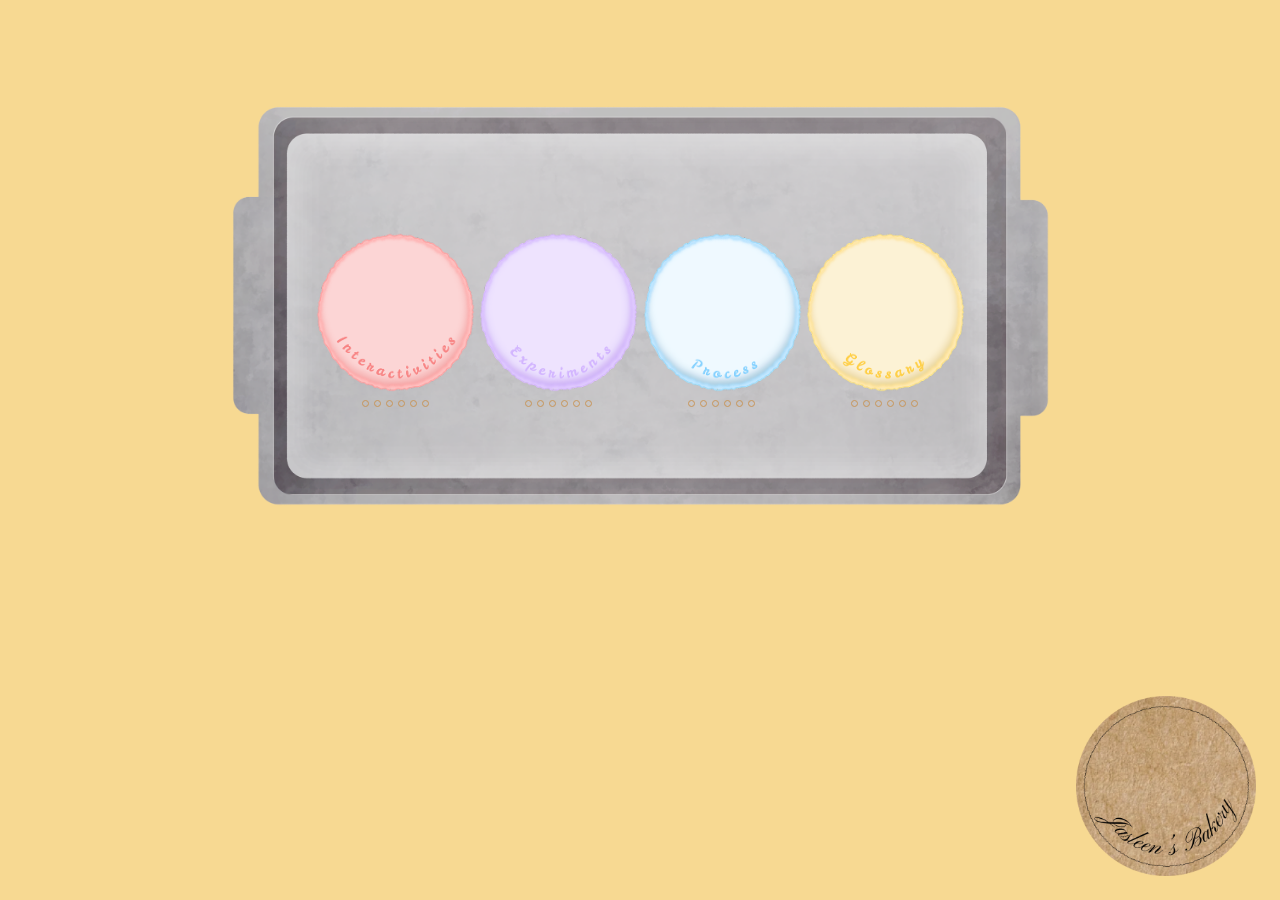
<file: index.html>
<!DOCTYPE html>
<html lang="en">
<head>
  <meta charset="UTF-8" />
  <meta name="viewport" content="width=device-width, initial-scale=1.0"/>
  <title>Jasleen's Bakery — Home</title>
  <link rel="stylesheet" href="style.css">
  <link rel="icon" type="image/png" href="images/content/logo.png">
</head>
<body>
    

  <div id="transition-veil"></div>

  <header>
   
    
  </header>

  <section class="tray-section">
    <div class="tray-wrapper">
      <img src="images/macaroons/tray.png" alt="baking tray" class="tray-img">
      <div class="macaroon-grid">

        <div class="macaroon-item" data-id="pink" data-page="interactivities.html">
          <img src="images/macaroons/pink0.png" alt="Interactivities macaroon" class="macaroon-img" id="pink">
          <div class="progress-dots">
            <span id="pink-d0"></span>
            <span id="pink-d1"></span>
            <span id="pink-d2"></span>
            <span id="pink-d3"></span>
            <span id="pink-d4"></span>
            <span id="pink-d5"></span>
          </div>
          <p class="macaroon-label"></p>
        </div>

        <div class="macaroon-item" data-id="purple" data-page="experiments.html">
          <img src="images/macaroons/purple0.png" alt="Experiments macaroon" class="macaroon-img" id="purple">
          <div class="progress-dots">
            <span id="purple-d0"></span>
            <span id="purple-d1"></span>
            <span id="purple-d2"></span>
            <span id="purple-d3"></span>
            <span id="purple-d4"></span>
            <span id="purple-d55"></span>
          </div>
          <p class="macaroon-label"></p>
        </div>

        <div class="macaroon-item" data-id="blue" data-page="process.html">
          <img src="images/macaroons/blue0.png" alt="Process macaroon" class="macaroon-img" id="blue">
          <div class="progress-dots">
            <span id="blue-d0"></span>
            <span id="blue-d1"></span>
            <span id="blue-d2"></span>
            <span id="blue-d3"></span>
            <span id="blue-d4"></span>
            <span id="blue-d5"></span>
          </div>
          <p class="macaroon-label"></p>
        </div>

        <div class="macaroon-item" data-id="yellow" data-page="glossary.html">
          <img src="images/macaroons/yellow0.png" alt="Glossary macaroon" class="macaroon-img" id="yellow">
          <div class="progress-dots">
            <span id="yellow-d0"></span>
            <span id="yellow-d1"></span>
            <span id="yellow-d2"></span>
            <span id="yellow-d3"></span>
            <span id="yellow-d4"></span>
            <span id="yellow-d5"></span>
          </div>
          <p class="macaroon-label"></p>
        </div>

      </div>
    </div>
  </section>

  <main>
    <img src="images/content/logo.png" alt="Jasleen's Bakery" class="logo-stamp">
  </main>


  <audio id="munch-audio" preload="auto">
    <source src="audio/munch.mp3" type="audio/mpeg">
  </audio>

  <script src="main.js"></script>

</body>
</html>
</file>
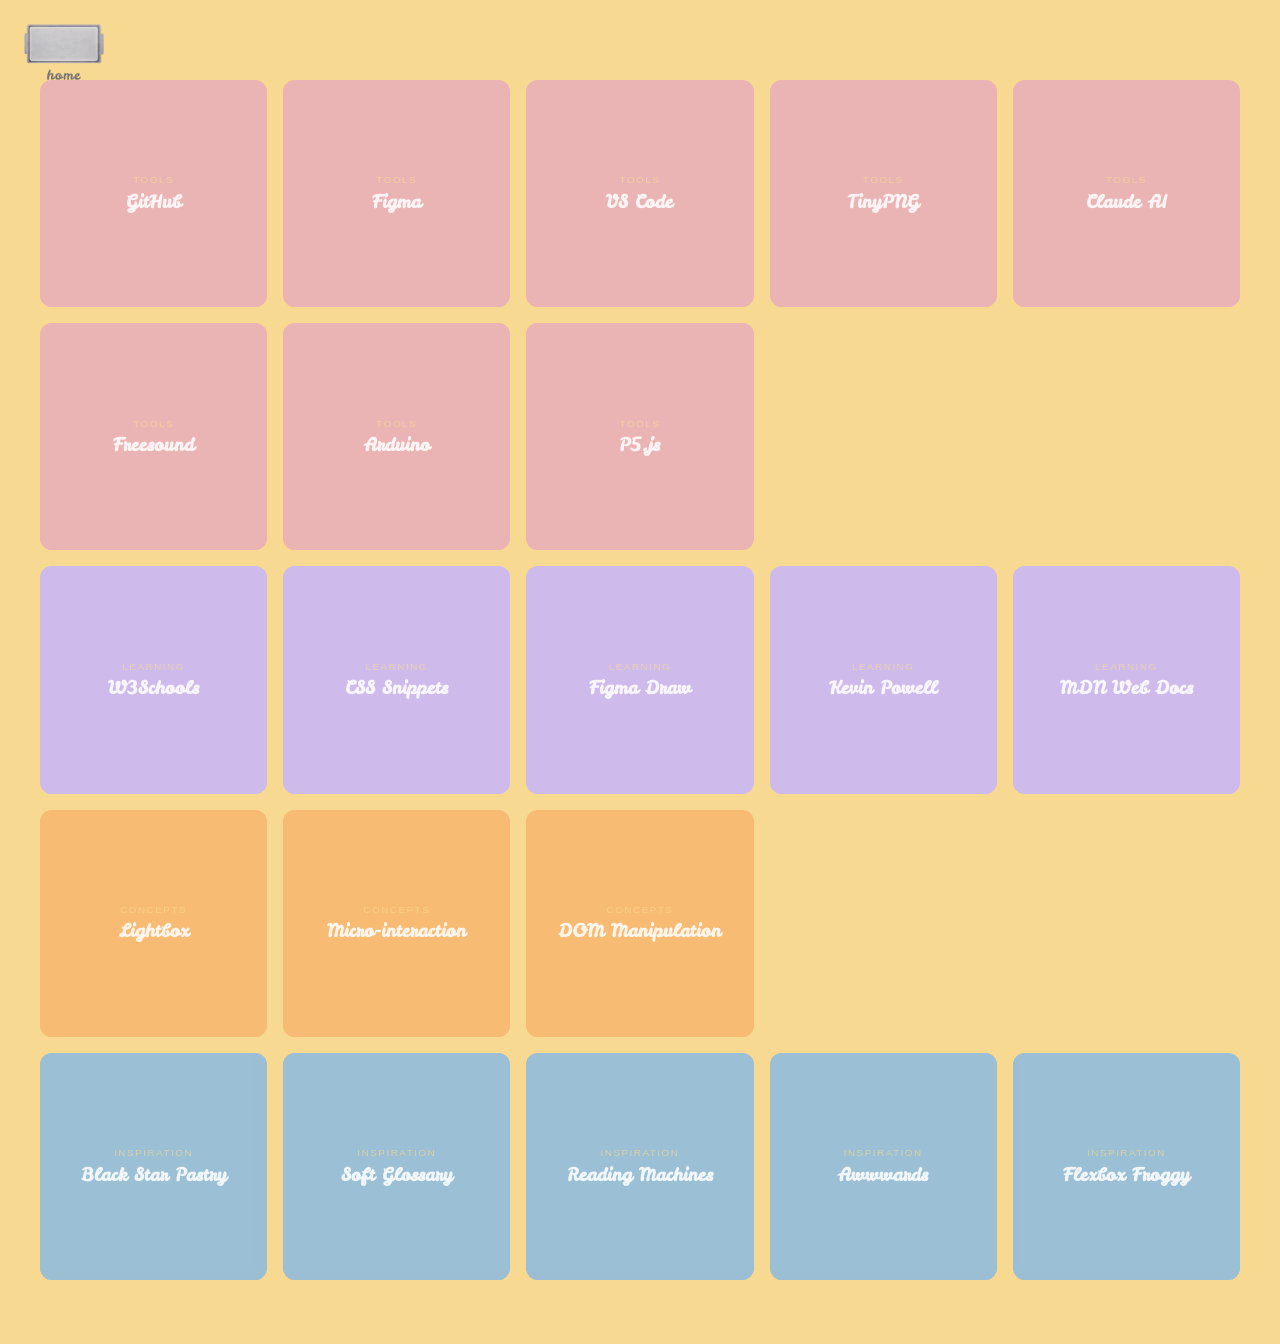
<file: glossary.html>
<!DOCTYPE html>
<html lang="en">
<head>
  <meta charset="UTF-8" />
  <meta name="viewport" content="width=device-width, initial-scale=1.0"/>
  <link rel="preconnect" href="https://fonts.googleapis.com">
<link rel="preconnect" href="https://fonts.gstatic.com" crossorigin>
<link href="https://fonts.googleapis.com/css2?family=Knewave&family=Leckerli+One&family=Manjari:wght@100;400;700&display=swap" rel="stylesheet">
  <title>Jasleen's Bakery — Glossary</title>
  <link rel="stylesheet" href="style.css">
  <link rel="icon" type="image/png" href="images/content/logo.png">
</head>
<body class="glossary-page">

  <a href="index.html" class="home-btn">
    <img src="images/content/home.png" alt="home">
  </a>

  <main class="glossary-main">

    <div class="glossary-grid">

      <!-- TOOLS -->
      <div class="glossary-card" style="--accent: #ecb4b4;">
        <div class="card-front">
          <span class="card-category">Tools</span>
          <span class="card-title">GitHub</span>
        </div>
        <div class="card-reveal">
          <p>Version control and hosting via GitHub Pages. Used to publish and update this site throughout the project.</p>
        </div>
      </div>

      <div class="glossary-card" style="--accent: #ecb4b4;">
        <div class="card-front">
          <span class="card-category">Tools</span>
          <span class="card-title">Figma</span>
        </div>
        <div class="card-reveal">
          <p>UI design tool used to illustrate all four macaroons, design bite states, and create page assets such as tray and recipe cards. 
            Was also used to create the initial wireframe and mockup designs for the site layout and visual identity.
          </p>
        </div>
      </div>

      <div class="glossary-card" style="--accent: #ecb4b4;">
        <div class="card-front">
          <span class="card-category">Tools</span>
          <span class="card-title">VS Code</span>
        </div>
        <div class="card-reveal">
          <p>Code editor used to write all HTML, CSS and JavaScript for this site whilst connected to GitHub.</p>
        </div>
      </div>

      <div class="glossary-card" style="--accent: #ecb4b4;">
        <div class="card-front">
          <span class="card-category">Tools</span>
          <span class="card-title">TinyPNG</span>
        </div>
        <div class="card-reveal">
          <p>Image compression tool. Used to reduce PNG file sizes before uploading to GitHub to speed up load times.</p>
          <a href="https://tinypng.com" target="_blank">tinypng.com →</a>
        </div>
      </div>

      <div class="glossary-card" style="--accent: #ecb4b4;">
        <div class="card-front">
          <span class="card-category">Tools</span>
          <span class="card-title">Claude AI</span>
        </div>
        <div class="card-reveal">
          <p>AI coding assistant used to help debug JavaScript, fix CSS issues and understand code concepts throughout the project.</p>
        </div>
      </div>

      <div class="glossary-card" style="--accent: #ecb4b4;">
        <div class="card-front">
          <span class="card-category">Tools</span>
          <span class="card-title">Freesound</span>
        </div>
        <div class="card-reveal">
          <p>Royalty free audio library. Source for the munch sound effect that plays when users bite the macarons on landing page.</p>
          <a href="https://freesound.org" target="_blank">freesound.org →</a>
        </div>
      </div>

      <div class="glossary-card" style="--accent: #ecb4b4;">
  <div class="card-front">
    <span class="card-category">Tools</span>
    <span class="card-title">Arduino</span>
  </div>
  <div class="card-reveal">
    <p>Open source physical computing platform used in the distance sensor workshop. Introduced hardware programming and the connection between code and physical interaction.</p>
  </div>
</div>

<div class="glossary-card" style="--accent: #ecb4b4;">
  <div class="card-front">
    <span class="card-category">Tools</span>
    <span class="card-title">P5.js</span>
  </div>
  <div class="card-reveal">
    <p>JavaScript library for creative coding. Used in workshops to generate visuals and interactive cursor effects directly in the browser.</p>
    <a href="https://p5js.org" target="_blank">p5js.org →</a>
  </div>
</div>
      <div></div>
      <div></div>
      
      

      <!-- LEARNING -->
      <div class="glossary-card" style="--accent: #cebbec;">
        <div class="card-front">
          <span class="card-category">Learning</span>
          <span class="card-title">W3Schools</span>
        </div>
        <div class="card-reveal">
          <p>HTML, CSS and JS reference used throughout the project for syntax and examples. A refresher for coding knowledge from being previous semesters</p>
          <a href="https://www.w3schools.com" target="_blank">w3schools.com →</a>
        </div>
      </div>


      <div class="glossary-card" style="--accent: #cebbec;">
        <div class="card-front">
          <span class="card-category">Learning</span>
          <span class="card-title">CSS Snippets</span>
        </div>
        <div class="card-reveal">
          <p>Karen's CSS snippets reference used during class workshops and to explore interactive element opportunities for html elements.</p>
          <a href="https://karenanndonnachie.github.io/VCA_INTERACTIVEMEDIA/easy_CSS_snippets.html" target="_blank">view snippets →</a>
        </div>
      </div>


      <div class="glossary-card" style="--accent: #cebbec;">
        <div class="card-front">
          <span class="card-category">Learning</span>
          <span class="card-title">Figma Draw</span>
        </div>
        <div class="card-reveal">
          <p>Figma Draw 2025 full tutorial used to learn illustration techniques for designing the macaroon assets and other visual elememts.</p>
          <a href="https://www.youtube.com" target="_blank">youtube →</a>
        </div>
      </div>

      <div class="glossary-card" style="--accent: #cebbec;">
  <div class="card-front">
    <span class="card-category">Learning</span>
    <span class="card-title">Kevin Powell</span>
  </div>
  <div class="card-reveal">
    <p>YouTube channel focused on CSS. Helpful for understanding responsive layouts and CSS best practices.</p>
    <a href="https://www.youtube.com/@KevinPowell" target="_blank">youtube →</a>
  </div>
</div>

<div class="glossary-card" style="--accent: #cebbec;">
  <div class="card-front">
    <span class="card-category">Learning</span>
    <span class="card-title">MDN Web Docs</span>
  </div>
  <div class="card-reveal">
    <p>In depth HTML, CSS and JavaScript documentation. Used throughout for syntax reference and understanding browser behaviour.</p>
    <a href="https://developer.mozilla.org" target="_blank">developer.mozilla.org →</a>
  </div>
</div>

<div class="glossary-card" style="--accent: #f8bb75;">
  <div class="card-front">
    <span class="card-category">Concepts</span>
    <span class="card-title">Lightbox</span>
  </div>
  <div class="card-reveal">
    <p>A UI pattern where clicking an element opens it in a full screen overlay. Implemented across the experiments and interactivities pages to improve content readability.</p>
  </div>
</div>

<div class="glossary-card" style="--accent: #f8bb75;">
  <div class="card-front">
    <span class="card-category">Concepts</span>
    <span class="card-title">Micro-interaction</span>
  </div>
  <div class="card-reveal">
    <p>Small contained moments of interaction that provide feedback to the user. Examples across this site include the bite mechanic, speech bubbles, crumb particles and hover states.</p>
  </div>
</div>

<div class="glossary-card" style="--accent: #f8bb75;">
  <div class="card-front">
    <span class="card-category">Concepts</span>
    <span class="card-title">DOM Manipulation</span>
  </div>
  <div class="card-reveal">
    <p>Using JavaScript to dynamically create, modify or remove HTML elements. Used throughout this site to inject speech bubbles, swap macaroon images and build modal overlays.</p>
  </div>
</div>

       <div></div>
      <div></div>
  
      

      <!-- INSPIRATION -->
      <div class="glossary-card" style="--accent: #9cbfd5;">
        <div class="card-front">
          <span class="card-category">Inspiration</span>
          <span class="card-title">Black Star Pastry</span>
        </div>
        <div class="card-reveal">
          <p>Primary case study early inspiration. Inspired the playful card carousel layout and illustrated brand identity used throughout this site. Process 'tasting menu cards' were inpsired by their flipping animation</p>
          <a href="https://blackstarpastry.com.au" target="_blank">visit site →</a>
        </div>
      </div>

      <div class="glossary-card" style="--accent: #9cbfd5;">
        <div class="card-front">
          <span class="card-category">Inspiration</span>
          <span class="card-title">Soft Glossary</span>
        </div>
        <div class="card-reveal">
          <p>Experimental web design reference. Explored how a glossary can be presented in a soft, editorial and interactive way.</p>
          <a href="https://softglossary.space" target="_blank">softglossary.space →</a>
        </div>
      </div>

      <div class="glossary-card" style="--accent: #9cbfd5;">
        <div class="card-front">
          <span class="card-category">Inspiration</span>
          <span class="card-title">Reading Machines</span>
        </div>
        <div class="card-reveal">
          <p>Editorial web layout inspiration. Influenced the book-style layout used on the experiments page.</p>
          <a href="https://tdingsun.github.io/reading-machines/" target="_blank">visit site →</a>
        </div>
      </div>


      <div class="glossary-card" style="--accent: #9cbfd5;">
        <div class="card-front">
          <span class="card-category">Inspiration</span>
          <span class="card-title">Awwwards</span>
        </div>
        <div class="card-reveal">
          <p>Used for early visual inspiration and brainstorming to understand what makes a site stand out.</p>
          <a href="https://awwwards.com" target="_blank">awwwards.com →</a>
        </div>
      </div>

      <div class="glossary-card" style="--accent: #9cbfd5;">
  <div class="card-front">
    <span class="card-category">Inspiration</span>
    <span class="card-title">Flexbox Froggy</span>
  </div>
  <div class="card-reveal">
    <p>Game for learning CSS flexbox. Helped understand alignment and justify-content properties used throughout the site layout.</p>
    <a href="https://flexboxfroggy.com" target="_blank">flexboxfroggy.com →</a>
  </div>
</div>
      

    </div>
  </main>


  <script src="main.js"></script>
   <script src="glossary.js"></script>

</body>
</html>
</file>
<file: style.css>
/* ── GENERAL ── */
* {
  box-sizing: border-box;
  margin: 0;
  padding: 0;
}

body {
  background: #f7d992;
  font-family: 'DM Sans', sans-serif;
  min-height: 100vh;
  display: flex;
  flex-direction: column;
  align-items: center;
  cursor: url('images/content/spoonmouse.png') 0 0, auto;
}


/* ── GOOGLE FONTS ── */
@import url('https://fonts.googleapis.com/css2?family=Playfair+Display:ital,wght@0,600;1,400&family=DM+Sans:wght@300;400;500&display=swap');

/* ── HEADER ── */
header {
  text-align: center;
  padding: 3rem 2rem 1.5rem;
}

.eyebrow {
  font-size: 0.7rem;
  font-weight: 500;
  letter-spacing: 0.22em;
  text-transform: uppercase;
  color: #C8965A;
  margin-bottom: 0.5rem;
}

h1 {
  font-family: 'Playfair Display', serif;
  font-size: clamp(2.2rem, 5vw, 3.8rem);
  color: #3B2A1A;
  line-height: 1.1;
}

h1 em {
  font-style: italic;
  color: #D4817A;
}

.subtitle {
  margin-top: 0.6rem;
  font-size: 0.85rem;
  color: #7A6858;
  font-weight: 300;
  letter-spacing: 0.05em;
}

/* ── TRAY SECTION ── */
.tray-section {
  width: 100%;
  display: flex;
  justify-content: center;
  padding: 2rem 1rem 3rem;
}

.tray-wrapper {
  position: relative;
  width: min(820px, 95vw);
}

.tray-img {
  width: 100%;
  display: block;
}

/* ── MACAROON GRID overlaid on tray ── */
.macaroon-grid {
  position: absolute;
  /* adjust these values to position macaroons 
     correctly over your tray image */
  top: 28%;
  left: 10%;
  right: 10%;
  bottom: 20%;
  display: flex;
  align-items: center;
  justify-content: space-evenly;
}

/* ── FALLBACK: if no tray image, draws a CSS tray ── */
.tray-wrapper.no-image {
  background: #C8C8C8;
  border-radius: 18px;
  padding: 3rem 2rem;
  box-shadow: inset 0 2px 12px rgba(0,0,0,0.15), 0 4px 20px rgba(0,0,0,0.1);
}

.tray-wrapper.no-image .macaroon-grid {
  position: relative;
  top: auto; left: auto; right: auto; bottom: auto;
}

/* ── MACAROON ITEM ── */
.macaroon-item {
  display: flex;
  flex-direction: column;
  align-items: center;
  gap: 0.5rem;
  cursor: pointer;
}

.macaroon-img {
  width: clamp(100px, 15vw, 160px);
  height: clamp(100px, 15vw, 160px);
  object-fit: contain;
  transition: transform 0.15s ease, filter 0.15s ease;
  user-select: none;
  -webkit-user-drag: none;
}

.macaroon-item:hover .macaroon-img {
  transform: scale(1.07) translateY(-4px);
  filter: drop-shadow(0 8px 16px rgba(60,30,10,0.2));
}

.macaroon-item:active .macaroon-img {
  transform: scale(0.95);
}

/* ── PROGRESS DOTS ── */
.progress-dots {
  display: flex;
  gap: 5px;
}

.progress-dots span {
  width: 7px;
  height: 7px;
  border-radius: 50%;
  background: transparent;
  border: 1.5px solid #C8965A;
  transition: background 0.25s;
}

.progress-dots span.filled {
  background: #C8965A;
}

/* ── MACAROON LABEL ── */
.macaroon-label {
  font-size: 0.72rem;
  font-weight: 500;
  letter-spacing: 0.12em;
  text-transform: uppercase;
  color: #7A6858;
}

/* ── LOGO STAMP ── */
.logo-stamp {
  position: fixed;
  bottom: 1.5rem;
  right: 1.5rem;
  width: 180px;
  height: 180px;
  object-fit: contain;
  animation: spin 12s linear infinite;
  z-index: 50;
}

@keyframes spin {
  from { transform: rotate(0deg); }
  to   { transform: rotate(360deg); }
}

/* ── PAGE TRANSITION VEIL ── */
#transition-veil {
  position: fixed;
  inset: 0;
  background: #3B2A1A;
  opacity: 0;
  pointer-events: none;
  z-index: 9000;
  transition: opacity 0.5s ease;
}

#transition-veil.active {
  opacity: 1;
  pointer-events: all;
}

/* ── INTERACTIVITIES PAGE ── */
.interactivities-page {
  background: #f7d992;
  overflow: hidden;
  height: 100vh;
  width: 100vw;
  margin: 0;
  padding: 0;
}

.home-btn {
  position: fixed;
  top: 1.5rem;
  left: 1.5rem;
  z-index: 1000;
  width: 80px;
  transition: transform 0.2s;
}

.home-btn:hover {
  transform: scale(1.05);
}

.home-btn img {
  width: 100%;
}

/* ── CARD LIGHTBOX ── */
#cardLightbox {
  position: fixed;
  inset: 0;
  background: rgba(0,0,0,0.75);
  z-index: 5000;
  display: flex;
  align-items: center;
  justify-content: center;
  opacity: 0;
  pointer-events: none;
  transition: opacity 0.3s ease;
  cursor: zoom-out;
}

#cardLightbox.active {
  opacity: 1;
  pointer-events: all;
}

#cardLightbox img {
  max-width: 85vw;
  max-height: 90vh;
  object-fit: contain;
  border-radius: 8px;
  transform: scale(0.9);
  transition: transform 0.3s ease;
}

#cardLightbox.active img {
  transform: scale(1);
}

.recipe-card {
  cursor: zoom-in;
}

/* ── TABLE ── */
.table-bg {
  position: relative;
  width: 100vw;
  height: 100vh;
  overflow: hidden;
}

.table-img {
  position: absolute;
  bottom: 0;
  left: 0;
  width: 100%;
  height: 85%;
  object-fit: cover;
  z-index: 0;
}

.string-img {
  position: absolute;
  bottom: 0;
  left: 0;
  width: 30%;
  z-index: 1;
  pointer-events: none;
}

/* ── CARD STACK ── */
.card-stack {
  position: absolute;
  top: 50%;
  left: 50%;
  transform: translate(-70%, -47%);
  width: 500px;
  height: 360px;
  z-index: 2;
}

/* ── RECIPE CARD ── */
.recipe-card {
  position: absolute;
  top: 0;
  left: 0;
  width: 700px;
  cursor: grab;
  transform: translate(var(--tx), var(--ty)) rotate(var(--rot));
  transition: box-shadow 0.2s, transform 0.1s;
  border-radius: 6px;
  user-select: none;
  overflow: visible;
}

.recipe-card img {
  width: 100%;
  display: block;
  border-radius: 6px;
  pointer-events: all;
  -webkit-user-drag: none;
}

.recipe-card:hover {
  box-shadow: 0 12px 40px rgba(0,0,0,0.25);
}

.recipe-card.dragging {
  cursor: grabbing;
  box-shadow: 0 20px 60px rgba(0,0,0,0.35);
  transition: box-shadow 0.2s;
}

/* ── DRAG HINT ── */
.drag-hint {
  position: fixed;
  bottom: 1.5rem;
  left: 50%;
  transform: translateX(-50%);
  font-size: 0.75rem;
  letter-spacing: 0.12em;
  text-transform: uppercase;
  color: #7A6858;
  z-index: 1000;
  pointer-events: none;
}

/* ── EXPERIMENTS PAGE ── */
.experiments-page {
  background: #f7d992;
  min-height: 100vh;
  overflow: hidden;
}

.experiments-wrap {
  position: relative;
  width: 100vw;
  height: 100vh;
  display: flex;
  align-items: center;
  justify-content: flex-start;
  padding-left: 0;
}

.scroll-hint {
  position: fixed;
  bottom: 2rem;
  left: clamp(150px, 21vw, 280px);
  display: flex;
  flex-direction: column;
  align-items: center;
  gap: 0.3rem;
  z-index: 10;
}

.scroll-hint p {
  font-size: 0.75rem;
  letter-spacing: 0.12em;
  text-transform: uppercase;
  color: #7A6858;
}

.scroll-arrow {
  font-size: 1.2rem;
  color: #7A6858;
  animation: bounce 1.5s infinite;
}

@keyframes bounce {
  0%, 100% { transform: translateY(0); }
  50%       { transform: translateY(6px); }
}



/* ── PAGE MACAROON ── */
.page-macaroon {
  position: absolute;
  right: 8%;
  top: 50%;
  transform: translateY(-50%);
  width: clamp(100px, 12vw, 160px);
  height: clamp(100px, 12vw, 160px);
  object-fit: contain;
  cursor: pointer;
  z-index: 5;
  transition: transform 0.15s ease, filter 0.15s ease;
  filter: drop-shadow(0 6px 14px rgba(0,0,0,0.15));
}

.page-macaroon:hover {
  transform: translateY(-50%) scale(1.08) translateY(-4px);
  filter: drop-shadow(0 10px 20px rgba(0,0,0,0.2));
}

.page-macaroon:active {
  transform: translateY(-50%) scale(0.95);
}



/* ── TABLE BG ── */
.table-bg-exp {
  position: absolute;
  inset: 0;
  z-index: 0;
}

.table-img-exp {
  position: absolute;
  bottom: 0;
  left: 0;
  width: 100%;
  height: 80%;
  object-fit: cover;
}

/* ── BOOK AREA ── */
.book-area {
  position: relative;
  z-index: 2;
  display: flex;
  align-items: center;
  gap: 2rem;
  margin-left: 0;
  height: 100vh;
}

/* ── BOOK PAGE ── */
.book-page {
  position: relative;
  width: clamp(300px, 42vw, 560px);
  filter: drop-shadow(0 8px 24px rgba(0,0,0,0.18));
  height: 100vh;
  display: flex;
  align-items: flex-end;
  padding-bottom: 0%;
}

.book-page .page-img {
  width: 80%;
  height: 80%;
  object-fit: fill;
}

/* ── NEXT BUTTON ── */
.next-btn {
  background: none;
  border: none;
  cursor: pointer;
  padding: 0;
  width: clamp(25px, 3vw, 40px);
  transition: transform 0.2s ease;
  flex-shrink: 0;
}

.next-btn:hover {
  transform: scale(1.15) translateX(4px);
}

.next-btn:active {
  transform: scale(0.95);
}

.next-btn img {
  width: 100%;
  display: block;
}

/* ── PAGE LIGHTBOX ── */
.page-lightbox {
  position: fixed;
  inset: 0;
  background: rgba(0,0,0,0.85);
  z-index: 5000;
  display: flex;
  align-items: flex-start;
  justify-content: center;
  overflow-y: scroll;
  padding: 2rem 0 4rem;
  opacity: 0;
  pointer-events: none;
  transition: opacity 0.3s ease;
  cursor: zoom-out;
}

.page-lightbox.active {
  opacity: 1;
  pointer-events: all;
}

.page-lightbox img {
  width: 60vw;
  height: auto;
  object-fit: contain;
  border-radius: 8px;
  transform: scale(0.9);
  transition: transform 0.3s ease;
}

.page-lightbox.active img {
  transform: scale(1);
}

/* make book page show zoom cursor */
.page-img {
  cursor: zoom-in;
}

/* ── PROCESS PAGE ── */
.process-page {
  background: #f7d992;
  min-height: 100vh;
}

.process-main {
  max-width: 1400px;
  margin: 0 auto;
  padding: 3rem 3rem 4rem;
  height: 100vh;
  display: flex;
  align-items: center;
}

/* ── CARDS GRID ── */
.cards-grid {
  display: grid;
  grid-template-columns: repeat(3, 1fr);
  gap: 2.5rem;
  width: 100%;
}

@media (max-width: 768px) {
  .cards-grid {
    grid-template-columns: 1fr;
    max-width: 380px;
    margin: 0 auto;
  }
}

/* ── FLIP CARD ── */
.flip-card {
  perspective: 1200px;
  cursor: pointer;
}

.flip-card-inner {
  position: relative;
  width: 100%;
  padding-bottom: 120%;
  transition: transform 0.65s ease;
  transform-style: preserve-3d;
}

.flip-card:hover .flip-card-inner {
  transform: rotateY(180deg);
}

.flip-card-front,
.flip-card-back {
  position: absolute;
  inset: 0;
  backface-visibility: hidden;
  -webkit-backface-visibility: hidden;
  border-radius: 8px;
  overflow: hidden;
}

.flip-card-front img,
.flip-card-back img {
  width: 100%;
  height: 100%;
  object-fit: cover;
  display: block;
}

.flip-card-back {
  transform: rotateY(180deg);
}

.process-page {
  background: #f7d992;
  min-height: 100vh;
  display: block;
}


.process-page .process-main {
  max-width: 1400px;
  margin: 0 auto;
  padding: 37rem 3rem 4rem;
  width: 100%;
}

.process-page .cards-grid {
  display: grid;
  grid-template-columns: repeat(3, 1fr);
  gap: 2.5rem;
  width: 100%;
}

/* ── PROCESS LIGHTBOX ── */
#processLightbox {
  position: fixed;
  inset: 0;
  background: rgba(0,0,0,0.85);
  z-index: 5000;
  display: flex;
  align-items: flex-start;
  justify-content: center;
  overflow-y: scroll;
  padding: 2rem 0 4rem;
  opacity: 0;
  pointer-events: none;
  transition: opacity 0.3s ease;
  cursor: zoom-out;
}

#processLightbox.active {
  opacity: 1;
  pointer-events: all;
}

#processLightbox img {
  width: 60vw;
  height: auto;
  object-fit: contain;
  border-radius: 8px;
  transform: scale(0.9);
  transition: transform 0.3s ease;
}

#processLightbox.active img {
  transform: scale(1);
}







/* ── GLOSSARY PAGE ── */
.glossary-page {
  background: #f7d992;
  min-height: 100vh;
  display: block;
}

.glossary-main {
  padding: 5rem 2.5rem 4rem;
  max-width: 1300px;
  margin: 0 auto;
  width: 100%;
}

/* ── GLOSSARY GRID ── */
.glossary-grid {
  display: grid;
  grid-template-columns: repeat(auto-fill, minmax(200px, 1fr));
  gap: 1rem;
}

/* ── GLOSSARY CARD ── */
.glossary-card {
  position: relative;
  aspect-ratio: 1;
  border-radius: 12px;
  overflow: hidden;
  cursor: pointer;
  background: var(--accent);
}

.card-front {
  position: absolute;
  inset: 0;
  display: flex;
  flex-direction: column;
  align-items: center;
  justify-content: center;
  gap: 0.4rem;
  padding: 1.2rem;
  background: var(--accent);
  opacity: 0.85;
  transition: opacity 0.3s ease;
  text-align: center;
}

.card-category {
  font-size: 0.62rem;
  font-weight: 500;
  letter-spacing: 0.15em;
  text-transform: uppercase;
  color:#f7d992;
  opacity: 0.8;
}

.card-title {
  font-family: "Leckerli One", serif;
  font-size: 1.1rem;
  font-weight: 600;
  color: #ffffff;
  line-height: 1.2;
}

/* ── REVEAL ON HOVER ── */
.card-reveal {
  position: absolute;
  inset: 0;
  background: #3B2A1A;
  color: #f7d992;
  padding: 1.2rem;
  display: flex;
  flex-direction: column;
  justify-content: center;
  gap: 0.8rem;
  opacity: 0;
  transition: opacity 0.3s ease;
}

.card-reveal p {
  font-size: 0.78rem;
  line-height: 1.6;
  color: #ffffff;
}

.card-reveal a {
  font-size: 0.72rem;
  color: #C8965A;
  text-decoration: none;
  letter-spacing: 0.05em;
}

.card-reveal a:hover {
  text-decoration: underline;
}

.glossary-card:hover .card-front {
  opacity: 0;
}

.glossary-card:hover .card-reveal {
  opacity: 1;
}

/* ── VIDEO MODAL ── */
#videoModal {
  position: fixed;
  inset: 0;
  background: rgba(0,0,0,0.85);
  z-index: 6000;
  display: flex;
  align-items: center;
  justify-content: center;
  opacity: 0;
  pointer-events: none;
  transition: opacity 0.3s ease;
}

#videoModal.active {
  opacity: 1;
  pointer-events: all;
}

#videoContainer {
  position: relative;
  width: 70vw;
  aspect-ratio: 16/9;
}

#closeVideo {
  position: absolute;
  top: -2rem;
  right: 0;
  background: none;
  border: none;
  color: white;
  font-size: 1.2rem;
  cursor: pointer;
}

.play-btn {
  position: absolute;
  bottom: 18%;
  right: 8%;
  width: 60px;
  height: 60px;
  background: transparent;
  color: transparent;
  border-radius: 50%;
  display: flex;
  align-items: center;
  justify-content: center;
  font-size: 0;
  cursor: pointer;
  z-index: 10;
}
</file>
